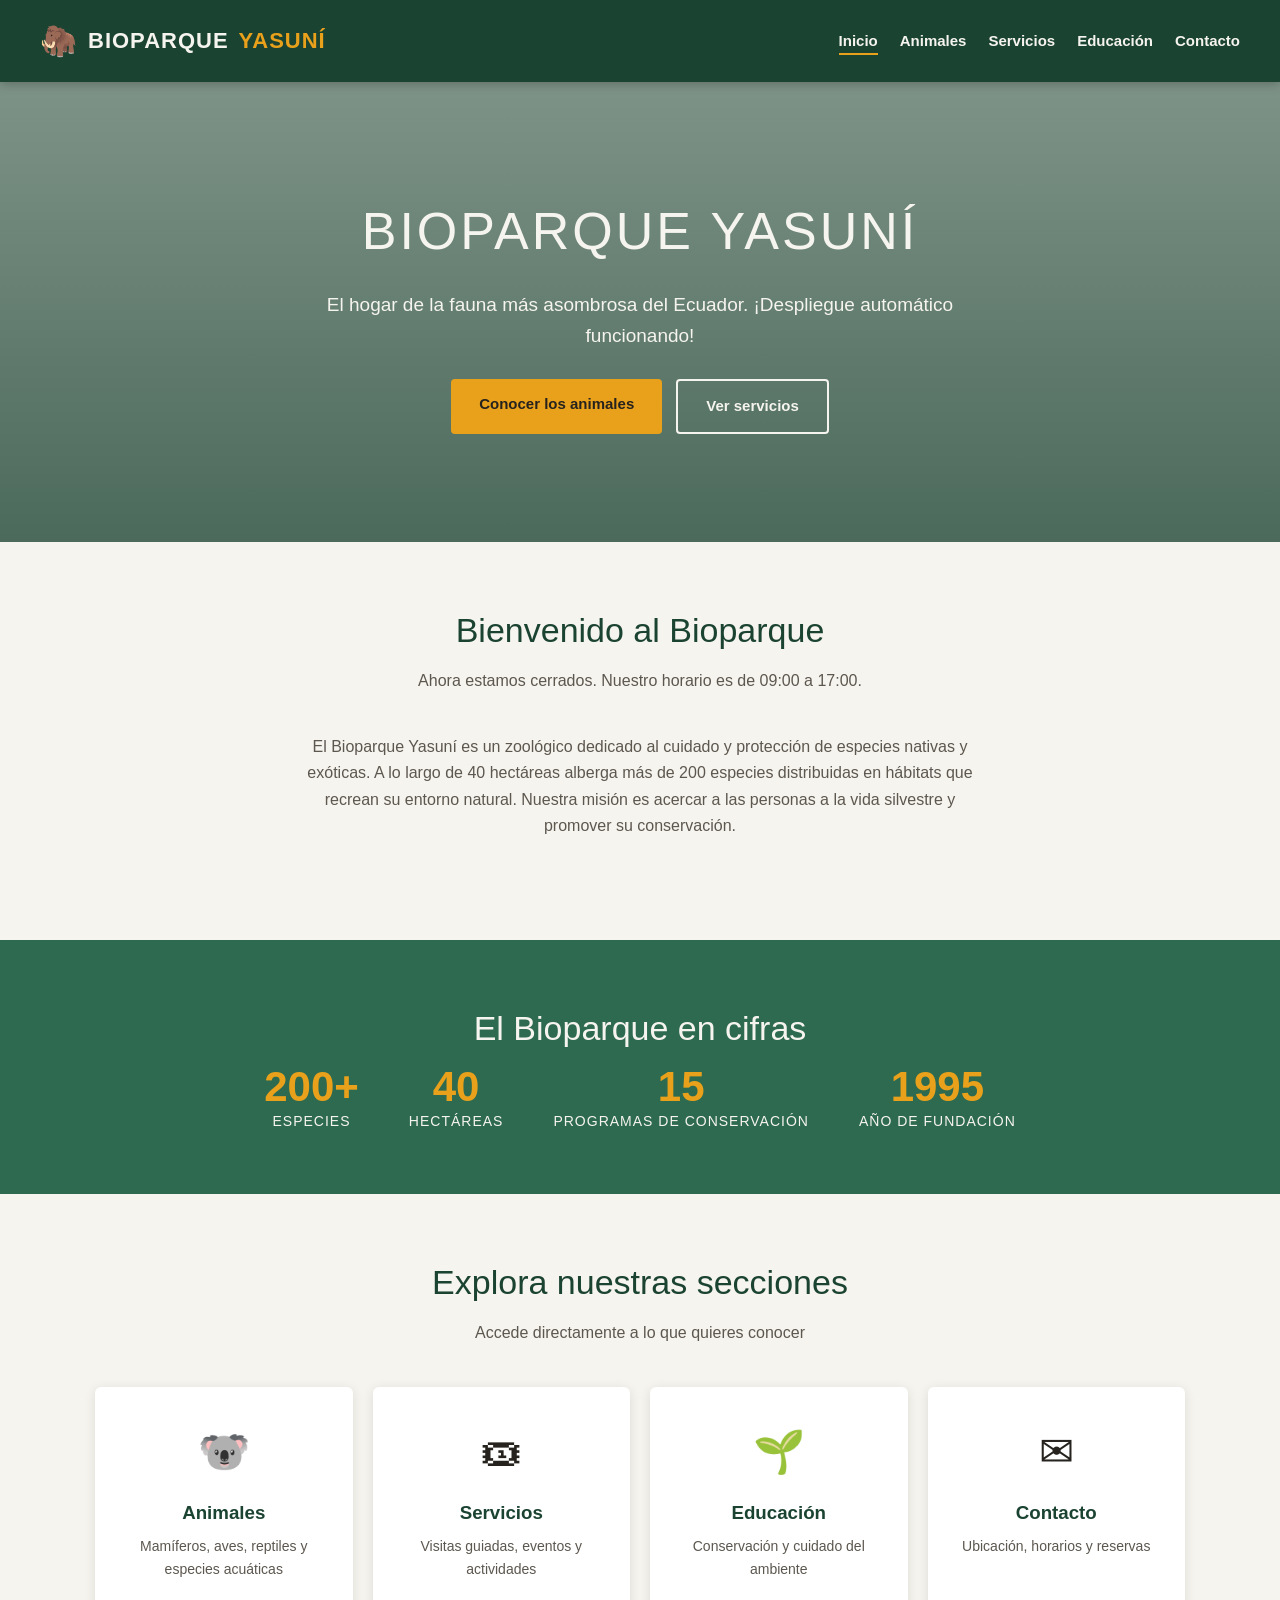
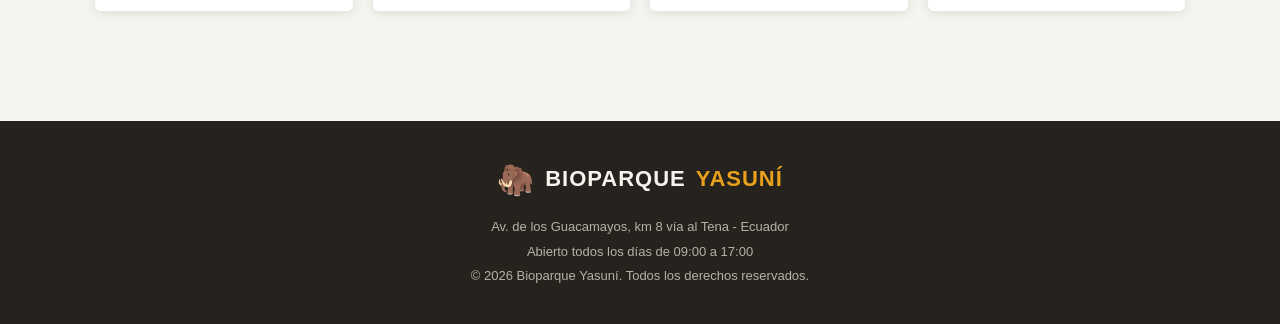
<file: index.html>
<!doctype html>
<html lang="es">
  <head>
    <meta charset="UTF-8" />
    <meta name="viewport" content="width=device-width, initial-scale=1.0" />
    <title>Bioparque Yasuní - Inicio</title>
    <link rel="stylesheet" href="css/estilos.css" />
  </head>
  <body>
    <header>
      <div class="logo">
        <span class="icono">&#129443;</span> BIOPARQUE <span>YASUNÍ</span>
      </div>
      <nav>
        <ul>
          <li><a href="index.html" class="activo">Inicio</a></li>
          <li><a href="animales.html">Animales</a></li>
          <li><a href="servicios.html">Servicios</a></li>
          <li><a href="educacion.html">Educación</a></li>
          <li><a href="contacto.html">Contacto</a></li>
        </ul>
      </nav>
    </header>

    <div class="banner">
      <h1>BIOPARQUE YASUNÍ</h1>
      <p>
        El hogar de la fauna más asombrosa del Ecuador. ¡Despliegue automático
        funcionando!
      </p>
      <div class="banner-botones">
        <a href="animales.html" class="btn">Conocer los animales</a>
        <a href="servicios.html" class="btn btn-borde">Ver servicios</a>
      </div>
    </div>

    <section>
      <h2>Bienvenido al Bioparque</h2>
      <p class="subtitulo" id="saludo">Cargando horario...</p>
      <p class="subtitulo">
        El Bioparque Yasuní es un zoológico dedicado al cuidado y protección de
        especies nativas y exóticas. A lo largo de 40 hectáreas alberga más de
        200 especies distribuidas en hábitats que recrean su entorno natural.
        Nuestra misión es acercar a las personas a la vida silvestre y promover
        su conservación.
      </p>
    </section>

    <section class="franja">
      <h2>El Bioparque en cifras</h2>
      <div class="destacados">
        <div class="destacado">
          <span>200+</span>
          <small>Especies</small>
        </div>
        <div class="destacado">
          <span>40</span>
          <small>Hectáreas</small>
        </div>
        <div class="destacado">
          <span>15</span>
          <small>Programas de conservación</small>
        </div>
        <div class="destacado">
          <span>1995</span>
          <small>Año de fundación</small>
        </div>
      </div>
    </section>

    <section>
      <h2>Explora nuestras secciones</h2>
      <p class="subtitulo">Accede directamente a lo que quieres conocer</p>

      <div class="accesos">
        <a href="animales.html" class="acceso">
          <span class="icono">&#128040;</span>
          <h3>Animales</h3>
          <p>Mamíferos, aves, reptiles y especies acuáticas</p>
        </a>
        <a href="servicios.html" class="acceso">
          <span class="icono">&#127903;</span>
          <h3>Servicios</h3>
          <p>Visitas guiadas, eventos y actividades</p>
        </a>
        <a href="educacion.html" class="acceso">
          <span class="icono">&#127793;</span>
          <h3>Educación</h3>
          <p>Conservación y cuidado del ambiente</p>
        </a>
        <a href="contacto.html" class="acceso">
          <span class="icono">&#9993;</span>
          <h3>Contacto</h3>
          <p>Ubicación, horarios y reservas</p>
        </a>
      </div>
    </section>

    <footer>
      <div class="logo">
        <span class="icono">&#129443;</span> BIOPARQUE <span>YASUNÍ</span>
      </div>
      <p>Av. de los Guacamayos, km 8 vía al Tena - Ecuador</p>
      <p>Abierto todos los días de 09:00 a 17:00</p>
      <p>&copy; 2026 Bioparque Yasuní. Todos los derechos reservados.</p>
    </footer>

    <script src="js/scripts.js"></script>
  </body>
</html>
</file>
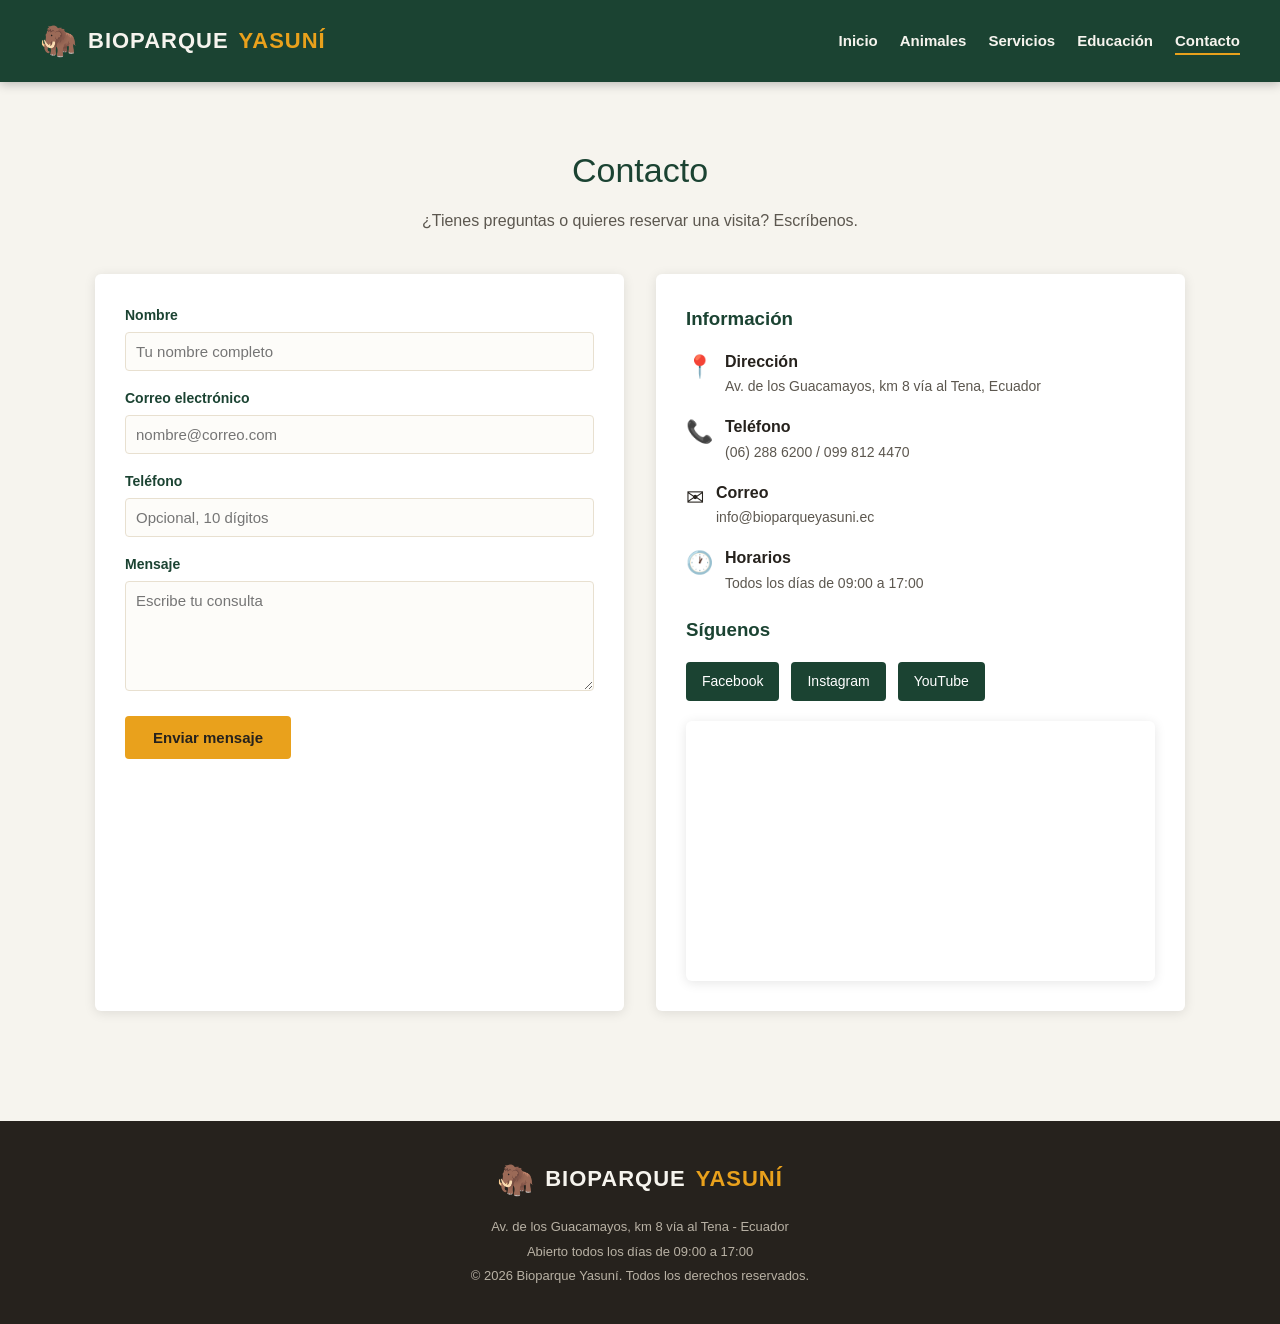
<file: contacto.html>
<!DOCTYPE html>
<html lang="es">
<head>
<meta charset="UTF-8">
<meta name="viewport" content="width=device-width, initial-scale=1.0">
<title>Bioparque Yasuní - Contacto</title>
<link rel="stylesheet" href="css/estilos.css">
</head>
<body>

<header>
    <div class="logo"><span class="icono">&#129443;</span> BIOPARQUE <span>YASUNÍ</span></div>
    <nav>
        <ul>
            <li><a href="index.html">Inicio</a></li>
            <li><a href="animales.html">Animales</a></li>
            <li><a href="servicios.html">Servicios</a></li>
            <li><a href="educacion.html">Educación</a></li>
            <li><a href="contacto.html" class="activo">Contacto</a></li>
        </ul>
    </nav>
</header>

<section>
    <h2>Contacto</h2>
    <p class="subtitulo">¿Tienes preguntas o quieres reservar una visita? Escríbenos.</p>

    <div class="contacto-cols">

        <div class="formulario">
            <div class="campo">
                <label for="nombre">Nombre</label>
                <input type="text" id="nombre" placeholder="Tu nombre completo">
            </div>
            <div class="campo">
                <label for="correo">Correo electrónico</label>
                <input type="email" id="correo" placeholder="nombre@correo.com">
            </div>
            <div class="campo">
                <label for="telefono">Teléfono</label>
                <input type="text" id="telefono" placeholder="Opcional, 10 dígitos">
            </div>
            <div class="campo">
                <label for="mensaje">Mensaje</label>
                <textarea id="mensaje" placeholder="Escribe tu consulta"></textarea>
            </div>
            <button class="btn" onclick="enviarContacto()">Enviar mensaje</button>
            <div id="aviso" class="mensaje"></div>
        </div>

        <div class="info-contacto">
            <h3>Información</h3>
            <div class="info-item">
                <span class="icono">&#128205;</span>
                <div>
                    <strong>Dirección</strong>
                    <p>Av. de los Guacamayos, km 8 vía al Tena, Ecuador</p>
                </div>
            </div>
            <div class="info-item">
                <span class="icono">&#128222;</span>
                <div>
                    <strong>Teléfono</strong>
                    <p>(06) 288 6200 / 099 812 4470</p>
                </div>
            </div>
            <div class="info-item">
                <span class="icono">&#9993;</span>
                <div>
                    <strong>Correo</strong>
                    <p>info@bioparqueyasuni.ec</p>
                </div>
            </div>
            <div class="info-item">
                <span class="icono">&#128336;</span>
                <div>
                    <strong>Horarios</strong>
                    <p>Todos los días de 09:00 a 17:00</p>
                </div>
            </div>

            <h3 style="margin-top:20px;">Síguenos</h3>
            <div class="redes">
                <a href="#">Facebook</a>
                <a href="#">Instagram</a>
                <a href="#">YouTube</a>
            </div>

            <div class="mapa">
                <iframe
                    src="https://www.openstreetmap.org/export/embed.html?bbox=-77.82%2C-0.99%2C-77.78%2C-0.97&layer=mapnik"
                    title="Ubicación del Bioparque Yasuní">
                </iframe>
            </div>
        </div>

    </div>
</section>

<footer>
    <div class="logo"><span class="icono">&#129443;</span> BIOPARQUE <span>YASUNÍ</span></div>
    <p>Av. de los Guacamayos, km 8 vía al Tena - Ecuador</p>
    <p>Abierto todos los días de 09:00 a 17:00</p>
    <p>&copy; 2026 Bioparque Yasuní. Todos los derechos reservados.</p>
</footer>

<script src="js/scripts.js"></script>
</body>
</html>
</file>
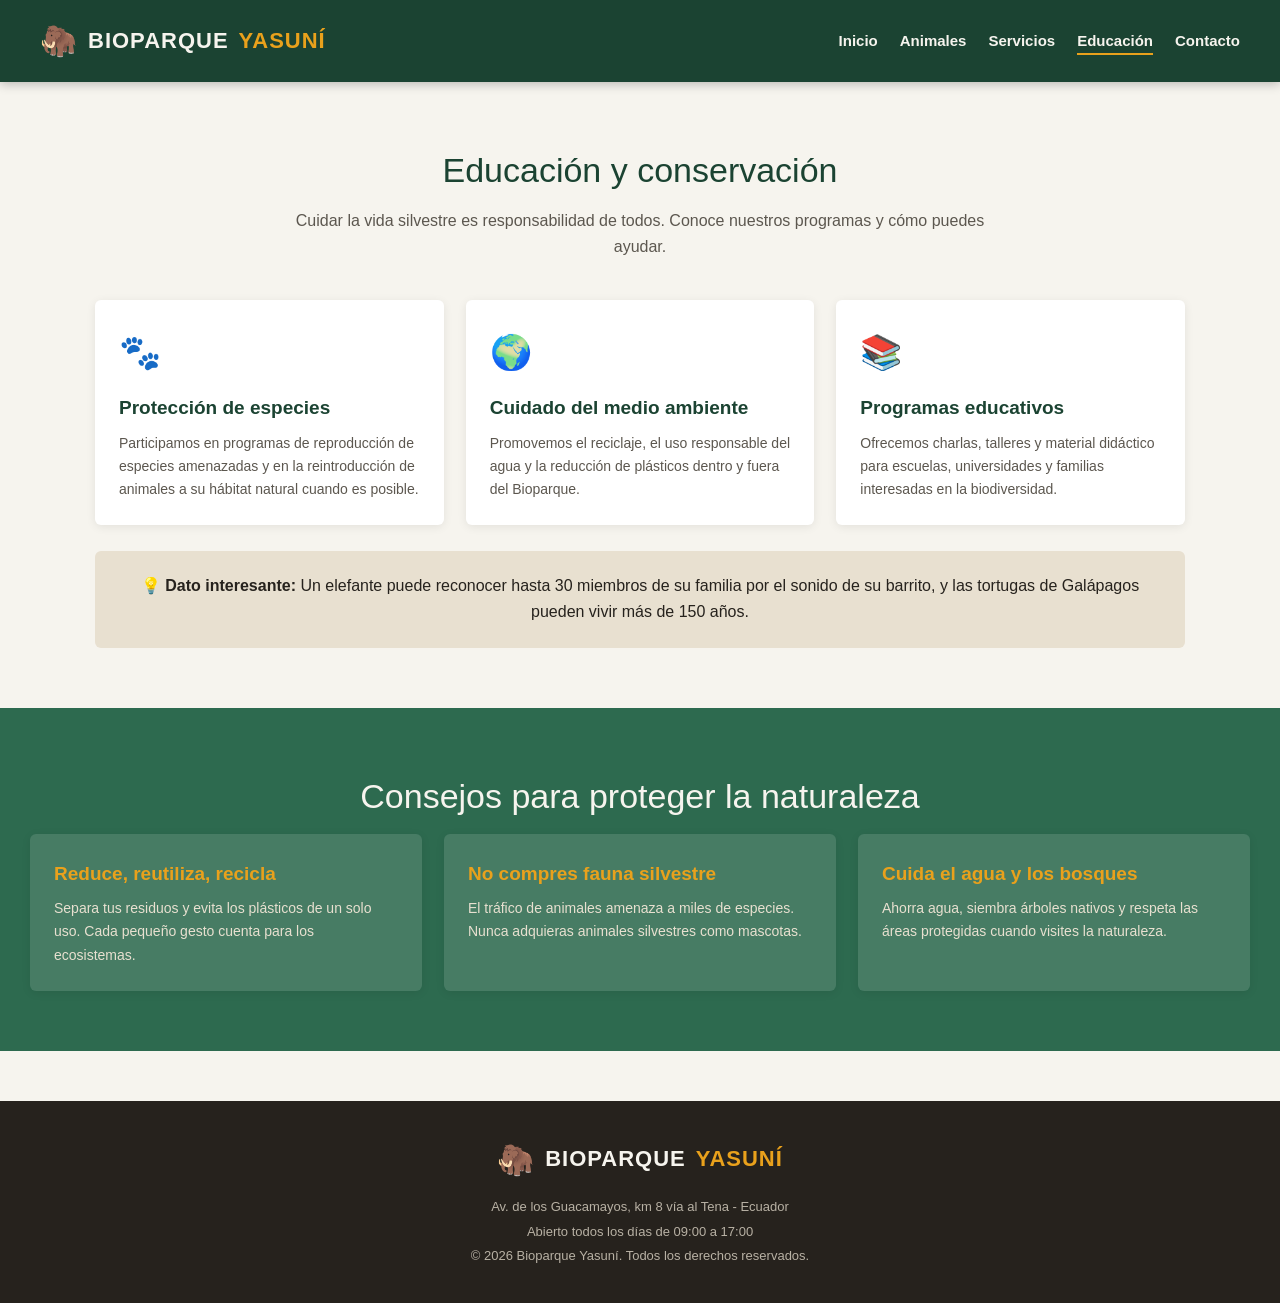
<file: educacion.html>
<!DOCTYPE html>
<html lang="es">
<head>
<meta charset="UTF-8">
<meta name="viewport" content="width=device-width, initial-scale=1.0">
<title>Bioparque Yasuní - Educación</title>
<link rel="stylesheet" href="css/estilos.css">
</head>
<body>

<header>
    <div class="logo"><span class="icono">&#129443;</span> BIOPARQUE <span>YASUNÍ</span></div>
    <nav>
        <ul>
            <li><a href="index.html">Inicio</a></li>
            <li><a href="animales.html">Animales</a></li>
            <li><a href="servicios.html">Servicios</a></li>
            <li><a href="educacion.html" class="activo">Educación</a></li>
            <li><a href="contacto.html">Contacto</a></li>
        </ul>
    </nav>
</header>

<section>
    <h2>Educación y conservación</h2>
    <p class="subtitulo">Cuidar la vida silvestre es responsabilidad de todos. Conoce nuestros programas y cómo puedes ayudar.</p>

    <div class="edu-grid">
        <div class="edu-card">
            <div class="icono">&#128062;</div>
            <h3>Protección de especies</h3>
            <p>Participamos en programas de reproducción de especies amenazadas y en la reintroducción de animales a su hábitat natural cuando es posible.</p>
        </div>
        <div class="edu-card">
            <div class="icono">&#127757;</div>
            <h3>Cuidado del medio ambiente</h3>
            <p>Promovemos el reciclaje, el uso responsable del agua y la reducción de plásticos dentro y fuera del Bioparque.</p>
        </div>
        <div class="edu-card">
            <div class="icono">&#128218;</div>
            <h3>Programas educativos</h3>
            <p>Ofrecemos charlas, talleres y material didáctico para escuelas, universidades y familias interesadas en la biodiversidad.</p>
        </div>
    </div>

    <div class="dato-curioso">
        <strong>&#128161; Dato interesante:</strong> Un elefante puede reconocer hasta 30 miembros de su familia por el sonido de su barrito, y las tortugas de Galápagos pueden vivir más de 150 años.
    </div>
</section>

<section class="franja">
    <h2>Consejos para proteger la naturaleza</h2>
    <div class="edu-grid">
        <div class="edu-card" style="background:rgba(255,255,255,.12); color:#f6f4ee;">
            <h3 style="color:#e9a11c;">Reduce, reutiliza, recicla</h3>
            <p style="color:#e8e0d0;">Separa tus residuos y evita los plásticos de un solo uso. Cada pequeño gesto cuenta para los ecosistemas.</p>
        </div>
        <div class="edu-card" style="background:rgba(255,255,255,.12); color:#f6f4ee;">
            <h3 style="color:#e9a11c;">No compres fauna silvestre</h3>
            <p style="color:#e8e0d0;">El tráfico de animales amenaza a miles de especies. Nunca adquieras animales silvestres como mascotas.</p>
        </div>
        <div class="edu-card" style="background:rgba(255,255,255,.12); color:#f6f4ee;">
            <h3 style="color:#e9a11c;">Cuida el agua y los bosques</h3>
            <p style="color:#e8e0d0;">Ahorra agua, siembra árboles nativos y respeta las áreas protegidas cuando visites la naturaleza.</p>
        </div>
    </div>
</section>

<footer>
    <div class="logo"><span class="icono">&#129443;</span> BIOPARQUE <span>YASUNÍ</span></div>
    <p>Av. de los Guacamayos, km 8 vía al Tena - Ecuador</p>
    <p>Abierto todos los días de 09:00 a 17:00</p>
    <p>&copy; 2026 Bioparque Yasuní. Todos los derechos reservados.</p>
</footer>

<script src="js/scripts.js"></script>
</body>
</html>
</file>
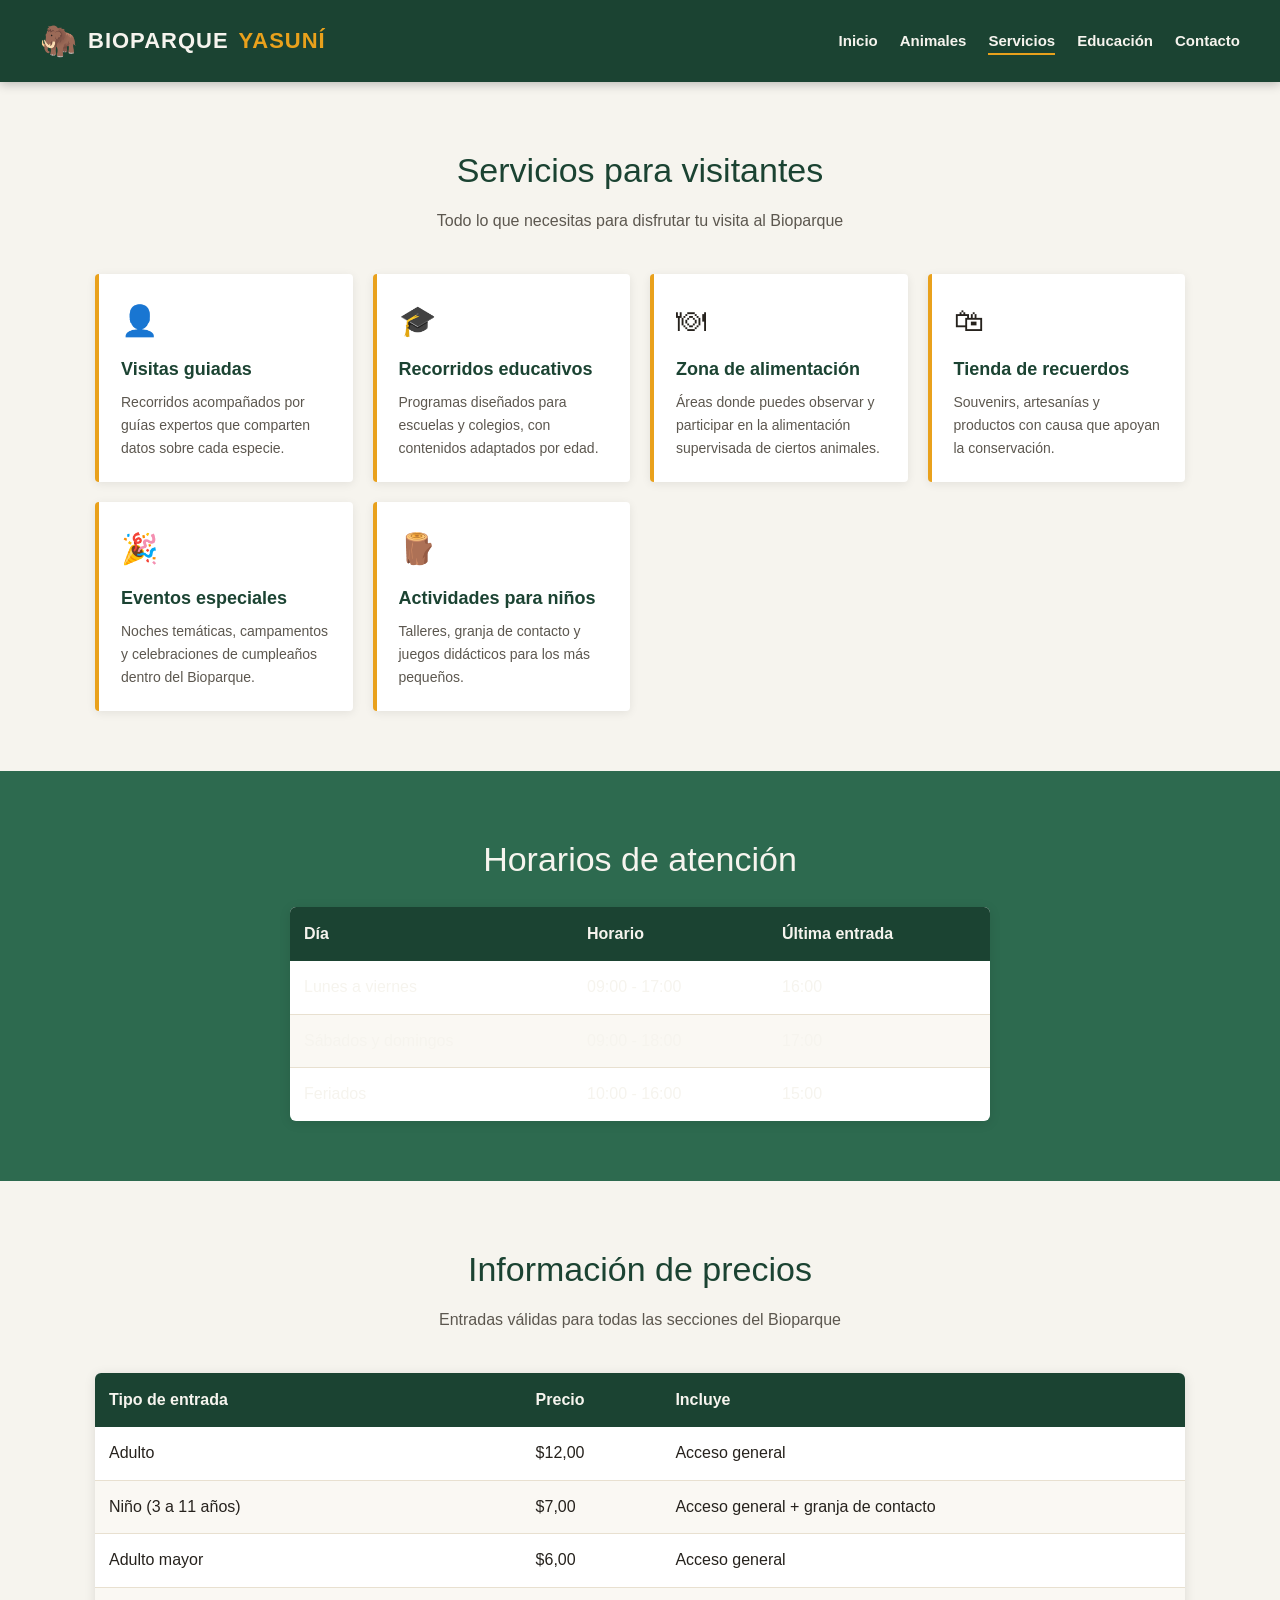
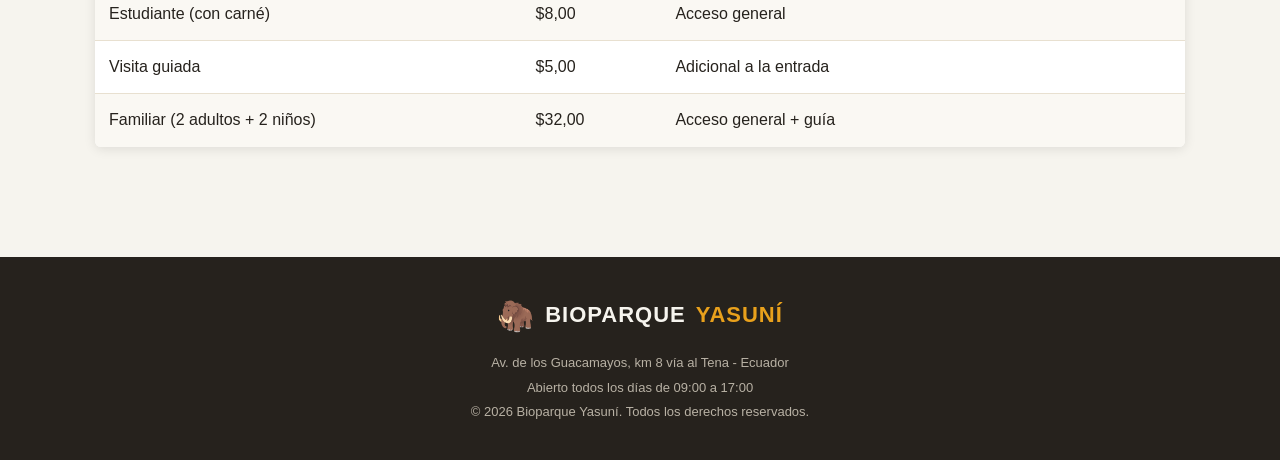
<file: servicios.html>
<!DOCTYPE html>
<html lang="es">
<head>
<meta charset="UTF-8">
<meta name="viewport" content="width=device-width, initial-scale=1.0">
<title>Bioparque Yasuní - Servicios</title>
<link rel="stylesheet" href="css/estilos.css">
</head>
<body>

<header>
    <div class="logo"><span class="icono">&#129443;</span> BIOPARQUE <span>YASUNÍ</span></div>
    <nav>
        <ul>
            <li><a href="index.html">Inicio</a></li>
            <li><a href="animales.html">Animales</a></li>
            <li><a href="servicios.html" class="activo">Servicios</a></li>
            <li><a href="educacion.html">Educación</a></li>
            <li><a href="contacto.html">Contacto</a></li>
        </ul>
    </nav>
</header>

<section>
    <h2>Servicios para visitantes</h2>
    <p class="subtitulo">Todo lo que necesitas para disfrutar tu visita al Bioparque</p>

    <div class="servicios-grid">
        <div class="servicio">
            <div class="icono">&#128100;</div>
            <h3>Visitas guiadas</h3>
            <p>Recorridos acompañados por guías expertos que comparten datos sobre cada especie.</p>
        </div>
        <div class="servicio">
            <div class="icono">&#127891;</div>
            <h3>Recorridos educativos</h3>
            <p>Programas diseñados para escuelas y colegios, con contenidos adaptados por edad.</p>
        </div>
        <div class="servicio">
            <div class="icono">&#127869;</div>
            <h3>Zona de alimentación</h3>
            <p>Áreas donde puedes observar y participar en la alimentación supervisada de ciertos animales.</p>
        </div>
        <div class="servicio">
            <div class="icono">&#128717;</div>
            <h3>Tienda de recuerdos</h3>
            <p>Souvenirs, artesanías y productos con causa que apoyan la conservación.</p>
        </div>
        <div class="servicio">
            <div class="icono">&#127881;</div>
            <h3>Eventos especiales</h3>
            <p>Noches temáticas, campamentos y celebraciones de cumpleaños dentro del Bioparque.</p>
        </div>
        <div class="servicio">
            <div class="icono">&#129717;</div>
            <h3>Actividades para niños</h3>
            <p>Talleres, granja de contacto y juegos didácticos para los más pequeños.</p>
        </div>
    </div>
</section>

<section class="franja">
    <h2>Horarios de atención</h2>
    <div style="max-width:700px; margin:0 auto;">
        <table>
            <thead>
                <tr>
                    <th>Día</th>
                    <th>Horario</th>
                    <th>Última entrada</th>
                </tr>
            </thead>
            <tbody>
                <tr><td>Lunes a viernes</td><td>09:00 - 17:00</td><td>16:00</td></tr>
                <tr><td>Sábados y domingos</td><td>09:00 - 18:00</td><td>17:00</td></tr>
                <tr><td>Feriados</td><td>10:00 - 16:00</td><td>15:00</td></tr>
            </tbody>
        </table>
    </div>
</section>

<section>
    <h2>Información de precios</h2>
    <p class="subtitulo">Entradas válidas para todas las secciones del Bioparque</p>

    <table>
        <thead>
            <tr>
                <th>Tipo de entrada</th>
                <th>Precio</th>
                <th>Incluye</th>
            </tr>
        </thead>
        <tbody>
            <tr><td>Adulto</td><td>$12,00</td><td>Acceso general</td></tr>
            <tr><td>Niño (3 a 11 años)</td><td>$7,00</td><td>Acceso general + granja de contacto</td></tr>
            <tr><td>Adulto mayor</td><td>$6,00</td><td>Acceso general</td></tr>
            <tr><td>Estudiante (con carné)</td><td>$8,00</td><td>Acceso general</td></tr>
            <tr><td>Visita guiada</td><td>$5,00</td><td>Adicional a la entrada</td></tr>
            <tr><td>Familiar (2 adultos + 2 niños)</td><td>$32,00</td><td>Acceso general + guía</td></tr>
        </tbody>
    </table>
</section>

<footer>
    <div class="logo"><span class="icono">&#129443;</span> BIOPARQUE <span>YASUNÍ</span></div>
    <p>Av. de los Guacamayos, km 8 vía al Tena - Ecuador</p>
    <p>Abierto todos los días de 09:00 a 17:00</p>
    <p>&copy; 2026 Bioparque Yasuní. Todos los derechos reservados.</p>
</footer>

<script src="js/scripts.js"></script>
</body>
</html>
</file>
<file: css/estilos.css>
/* ============================================
   Bioparque Yasuní - Hoja de estilos
   Taller CI/CD - PUCE
   ============================================ */

:root {
    --selva: #1b4332;
    --selva-claro: #2d6a4f;
    --hoja: #52b788;
    --tierra: #774936;
    --sol: #e9a11c;
    --crema: #f6f4ee;
    --arena: #e8e0d0;
    --carbon: #26221d;
    --gris: #5c574f;
}

* {
    margin: 0;
    padding: 0;
    box-sizing: border-box;
}

body {
    font-family: 'Segoe UI', Tahoma, Geneva, sans-serif;
    background: var(--crema);
    color: var(--carbon);
    line-height: 1.65;
}

/* ---------- Encabezado ---------- */

header {
    background: var(--selva);
    color: var(--crema);
    padding: 16px 40px;
    display: flex;
    justify-content: space-between;
    align-items: center;
    flex-wrap: wrap;
    gap: 12px;
    position: sticky;
    top: 0;
    z-index: 100;
    box-shadow: 0 2px 10px rgba(0, 0, 0, .25);
}

.logo {
    display: flex;
    align-items: center;
    gap: 10px;
    font-size: 22px;
    font-weight: 700;
    letter-spacing: 1px;
}

.logo .icono {
    font-size: 30px;
}

.logo span {
    color: var(--sol);
}

nav ul {
    list-style: none;
    display: flex;
    gap: 22px;
    flex-wrap: wrap;
}

nav a {
    color: var(--crema);
    text-decoration: none;
    font-weight: 600;
    font-size: 15px;
    padding-bottom: 4px;
    border-bottom: 2px solid transparent;
    transition: border-color .2s;
}

nav a:hover,
nav a.activo {
    border-bottom-color: var(--sol);
}

/* ---------- Banner ---------- */

.banner {
    height: 460px;
    background: linear-gradient(rgba(27, 67, 50, .55), rgba(27, 67, 50, .78)),
                url("https://images.unsplash.com/photo-1474314170901-f351b68f544f?w=1400") center/cover;
    display: flex;
    flex-direction: column;
    justify-content: center;
    align-items: center;
    text-align: center;
    color: var(--crema);
    padding: 0 20px;
}

.banner h1 {
    font-size: 52px;
    font-weight: 300;
    letter-spacing: 3px;
    margin-bottom: 14px;
}

.banner p {
    font-size: 19px;
    max-width: 640px;
    margin-bottom: 28px;
}

.banner-botones {
    display: flex;
    gap: 14px;
    flex-wrap: wrap;
    justify-content: center;
}

/* ---------- Botones ---------- */

.btn {
    display: inline-block;
    padding: 13px 28px;
    background: var(--sol);
    color: var(--carbon);
    border: none;
    border-radius: 4px;
    font-size: 15px;
    font-weight: 700;
    cursor: pointer;
    text-decoration: none;
    font-family: inherit;
    transition: transform .15s, background .2s;
}

.btn:hover {
    transform: translateY(-2px);
    background: #d18f12;
}

.btn-borde {
    background: transparent;
    border: 2px solid var(--crema);
    color: var(--crema);
}

.btn-borde:hover {
    background: var(--crema);
    color: var(--selva);
}

/* ---------- Secciones ---------- */

section {
    max-width: 1150px;
    margin: 0 auto;
    padding: 60px 30px;
}

h2 {
    font-size: 34px;
    font-weight: 400;
    color: var(--selva);
    text-align: center;
    margin-bottom: 10px;
}

.subtitulo {
    text-align: center;
    color: var(--gris);
    margin-bottom: 40px;
    max-width: 700px;
    margin-left: auto;
    margin-right: auto;
}

/* ---------- Franja destacada ---------- */

.franja {
    background: var(--selva-claro);
    color: var(--crema);
    max-width: 100%;
}

.franja h2 {
    color: var(--crema);
}

.destacados {
    display: flex;
    justify-content: center;
    gap: 50px;
    flex-wrap: wrap;
}

.destacado {
    text-align: center;
}

.destacado span {
    display: block;
    font-size: 42px;
    font-weight: 700;
    color: var(--sol);
    line-height: 1;
}

.destacado small {
    font-size: 14px;
    letter-spacing: 1px;
    text-transform: uppercase;
}

/* ---------- Tarjetas genéricas ---------- */

.grid {
    display: grid;
    grid-template-columns: repeat(auto-fill, minmax(280px, 1fr));
    gap: 24px;
}

.card {
    background: #fff;
    border-radius: 6px;
    overflow: hidden;
    box-shadow: 0 2px 12px rgba(0, 0, 0, .1);
    transition: transform .22s, box-shadow .22s;
}

.card:hover {
    transform: translateY(-5px);
    box-shadow: 0 8px 20px rgba(0, 0, 0, .16);
}

.card img {
    width: 100%;
    height: 190px;
    object-fit: cover;
    display: block;
}

.card-body {
    padding: 18px;
}

.card h3 {
    color: var(--selva);
    font-size: 20px;
    margin-bottom: 8px;
}

.card p {
    color: var(--gris);
    font-size: 14px;
    margin-bottom: 8px;
}

/* ---------- Acceso rápido (botones home) ---------- */

.accesos {
    display: grid;
    grid-template-columns: repeat(auto-fit, minmax(220px, 1fr));
    gap: 20px;
}

.acceso {
    background: #fff;
    border-radius: 6px;
    padding: 30px 22px;
    text-align: center;
    box-shadow: 0 2px 12px rgba(0, 0, 0, .1);
    text-decoration: none;
    color: var(--carbon);
    transition: transform .2s, box-shadow .2s;
}

.acceso:hover {
    transform: translateY(-4px);
    box-shadow: 0 8px 18px rgba(0, 0, 0, .16);
}

.acceso .icono {
    font-size: 42px;
    display: block;
    margin-bottom: 12px;
}

.acceso h3 {
    color: var(--selva);
    margin-bottom: 6px;
}

.acceso p {
    color: var(--gris);
    font-size: 14px;
}

/* ---------- Animales: categorías y filtros ---------- */

.filtros {
    display: flex;
    justify-content: center;
    gap: 10px;
    flex-wrap: wrap;
    margin-bottom: 36px;
}

.filtro {
    padding: 9px 20px;
    border: 1px solid var(--selva-claro);
    border-radius: 22px;
    background: transparent;
    color: var(--selva-claro);
    font-size: 14px;
    font-weight: 600;
    cursor: pointer;
    font-family: inherit;
    transition: all .2s;
}

.filtro:hover {
    background: var(--hoja);
    color: #fff;
    border-color: var(--hoja);
}

.filtro.activo {
    background: var(--selva-claro);
    color: #fff;
    border-color: var(--selva-claro);
}

.animal .etiqueta {
    display: inline-block;
    background: var(--hoja);
    color: #fff;
    font-size: 11px;
    letter-spacing: 1px;
    text-transform: uppercase;
    padding: 3px 10px;
    border-radius: 3px;
    margin-bottom: 10px;
}

.animal .ficha {
    list-style: none;
    margin-top: 10px;
    font-size: 13px;
}

.animal .ficha li {
    padding: 3px 0;
    border-bottom: 1px solid var(--arena);
    color: var(--gris);
}

.animal .ficha li:last-child {
    border-bottom: none;
}

.animal .ficha strong {
    color: var(--carbon);
}

/* ---------- Servicios ---------- */

.servicios-grid {
    display: grid;
    grid-template-columns: repeat(auto-fit, minmax(240px, 1fr));
    gap: 20px;
}

.servicio {
    background: #fff;
    border-left: 4px solid var(--sol);
    border-radius: 4px;
    padding: 22px;
    box-shadow: 0 2px 10px rgba(0, 0, 0, .08);
}

.servicio .icono {
    font-size: 30px;
    margin-bottom: 10px;
}

.servicio h3 {
    color: var(--selva);
    font-size: 18px;
    margin-bottom: 6px;
}

.servicio p {
    color: var(--gris);
    font-size: 14px;
}

/* ---------- Tabla (horarios y precios) ---------- */

table {
    width: 100%;
    border-collapse: collapse;
    background: #fff;
    border-radius: 6px;
    overflow: hidden;
    box-shadow: 0 2px 12px rgba(0, 0, 0, .1);
    margin-top: 20px;
}

th {
    background: var(--selva);
    color: var(--crema);
    padding: 14px;
    text-align: left;
}

td {
    padding: 13px 14px;
    border-bottom: 1px solid var(--arena);
}

tr:last-child td {
    border-bottom: none;
}

tr:nth-child(even) td {
    background: #faf8f3;
}

/* ---------- Sección educativa ---------- */

.edu-grid {
    display: grid;
    grid-template-columns: repeat(auto-fit, minmax(250px, 1fr));
    gap: 22px;
}

.edu-card {
    background: #fff;
    border-radius: 6px;
    padding: 24px;
    box-shadow: 0 2px 10px rgba(0, 0, 0, .08);
}

.edu-card .icono {
    font-size: 34px;
    margin-bottom: 12px;
}

.edu-card h3 {
    color: var(--selva);
    margin-bottom: 8px;
    font-size: 19px;
}

.edu-card p {
    color: var(--gris);
    font-size: 14px;
}

.dato-curioso {
    background: var(--arena);
    border-radius: 6px;
    padding: 22px 26px;
    margin-top: 26px;
    font-size: 16px;
    text-align: center;
    color: var(--carbon);
}

/* ---------- Contacto ---------- */

.contacto-cols {
    display: grid;
    grid-template-columns: 1fr 1fr;
    gap: 32px;
}

.formulario {
    background: #fff;
    padding: 30px;
    border-radius: 6px;
    box-shadow: 0 2px 12px rgba(0, 0, 0, .1);
}

.campo {
    margin-bottom: 16px;
}

label {
    display: block;
    font-weight: 600;
    color: var(--selva);
    margin-bottom: 5px;
    font-size: 14px;
}

input,
textarea {
    width: 100%;
    padding: 10px;
    border: 1px solid var(--arena);
    border-radius: 4px;
    font-size: 15px;
    font-family: inherit;
    background: #fdfcf9;
}

input:focus,
textarea:focus {
    outline: 2px solid var(--sol);
    border-color: transparent;
}

textarea {
    min-height: 110px;
    resize: vertical;
}

.mensaje {
    margin-top: 16px;
    padding: 13px;
    border-radius: 4px;
    display: none;
    font-size: 15px;
}

.mensaje.ok {
    background: #dbefe4;
    color: #1b5e37;
    border-left: 4px solid var(--selva-claro);
    display: block;
}

.mensaje.error {
    background: #f6ded4;
    color: #8a3c1c;
    border-left: 4px solid var(--tierra);
    display: block;
}

.info-contacto {
    background: #fff;
    padding: 30px;
    border-radius: 6px;
    box-shadow: 0 2px 12px rgba(0, 0, 0, .1);
}

.info-contacto h3 {
    color: var(--selva);
    margin-bottom: 14px;
}

.info-item {
    display: flex;
    gap: 12px;
    margin-bottom: 16px;
    align-items: flex-start;
}

.info-item .icono {
    font-size: 22px;
}

.info-item p {
    color: var(--gris);
    font-size: 14px;
}

.redes {
    display: flex;
    gap: 12px;
    margin-top: 16px;
}

.redes a {
    display: inline-block;
    background: var(--selva);
    color: #fff;
    padding: 8px 16px;
    border-radius: 4px;
    text-decoration: none;
    font-size: 14px;
    transition: background .2s;
}

.redes a:hover {
    background: var(--selva-claro);
}

.mapa {
    margin-top: 20px;
    border-radius: 6px;
    overflow: hidden;
    box-shadow: 0 2px 12px rgba(0, 0, 0, .1);
    height: 260px;
}

.mapa iframe {
    width: 100%;
    height: 100%;
    border: none;
}

/* ---------- Pie ---------- */

footer {
    background: var(--carbon);
    color: #b8b1a4;
    text-align: center;
    padding: 34px 20px;
    margin-top: 50px;
}

footer .logo {
    justify-content: center;
    color: var(--crema);
    margin-bottom: 12px;
}

footer p {
    font-size: 13px;
    margin: 3px 0;
}

/* ---------- Responsivo ---------- */

@media (max-width: 780px) {
    header {
        flex-direction: column;
    }

    .banner h1 {
        font-size: 34px;
    }

    .contacto-cols {
        grid-template-columns: 1fr;
    }

    section {
        padding: 40px 20px;
    }

    .destacados {
        gap: 30px;
    }
}
</file>
